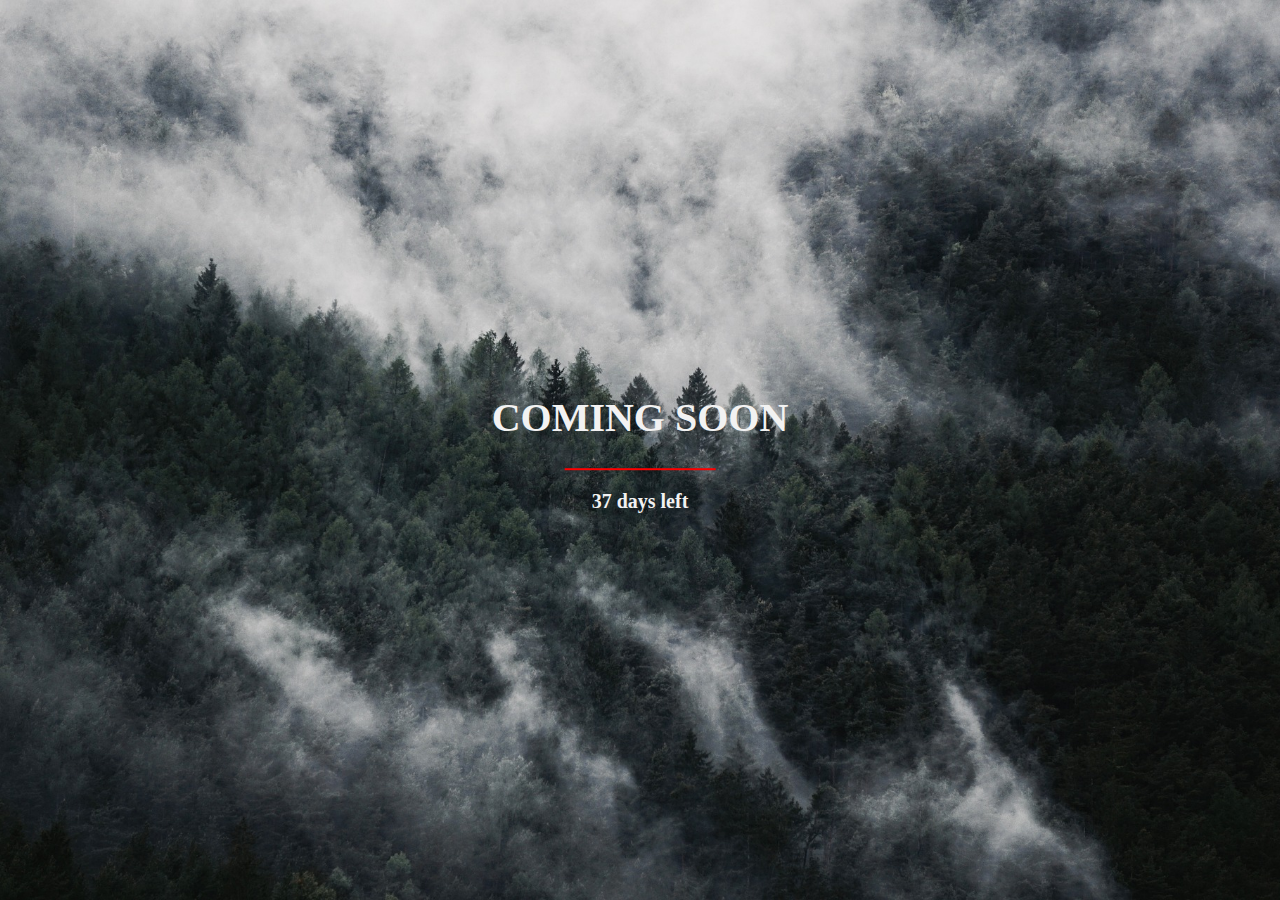
<file: index.html>
<!DOCTYPE html>
<html>
    <style>
        body,
        html {
            height: 100%;
            margin: 0;
        }

        .bgimg {
            background-image: url("bg.jpg");
            height: 100%;
            background-position: center;
            background-size: cover;
            position: relative;
            color: #f2f2f2;
            font-size: 20px;
        }

        .middle {
            position: absolute;
            top: 50%;
            left: 50%;
            transform: translate(-50%, -50%);
            text-align: center;
            font-family: Verdana;
        }

        hr {
            margin: auto;
            width: 50%;
            border: 1px solid #ff0000;
        }
    </style>
    <body>
        <div class="bgimg">
            <div class="middle">
                <h1>COMING SOON</h1>
                <hr />
                <p><b>37 days left</b></p>
            </div>
        </div>
    </body>
</html>
</file>
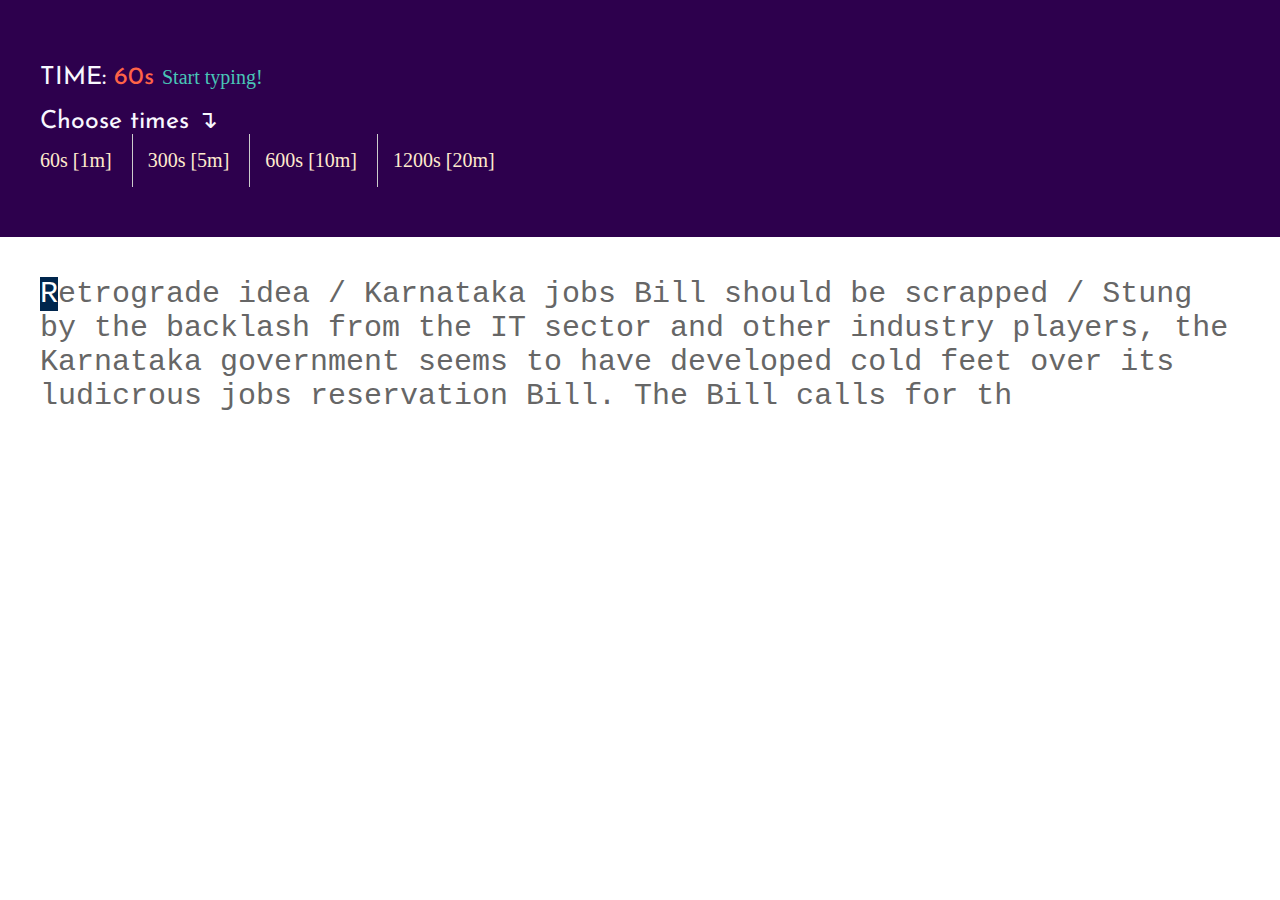
<file: typing/index.html>
<!DOCTYPE html>
<html lang="en">
    <head>
        <meta charset="UTF-8" />
        <meta content="width=device-width, initial-scale=1, maximum-scale=1, user-scalable=0" name="viewport" />
        <title>Typing Test - 60s [1m]</title>
        <link rel="icon" type="image/png" href="fav.png" />
        <meta name="theme-color" content="#2d004d" />
        <style>
            .h_contents {
                background: #2d004d;
            }
        </style>
        <link rel="stylesheet" href="style.css" />
        <script src="text.json"></script>
    </head>
    <body spellcheck="false">
        <main class="typingtest">
            <header class="h_contents">
                <ul class="result-details">
                    <div id="finishdiv">
                        <li>
                            <p>WPM: <span id="words">0</span></p>
                        </li>
                        <li>
                            <p>CORRECT: <span id="characters">0</span></p>
                        </li>
                        <li>
                            <p>MISTAKES: <span id="errors">0</span></p>
                        </li>
                    </div>
                    <div id="startdiv">
                        <li>
                            <p>TIME: <span id="time">60s </span><span id="timefooter">Start typing!</span></p>
                        </li>
                    </div>
                </ul>
                <ul>
                    Choose times ↴
                </ul>
                <ul id="f_size" class="result-details">
                    <li><a href="index.html">60s [1m]</a></li>
                    <li><a href="five.html">300s [5m]</a></li>
                    <li><a href="ten.html">600s [10m]</a></li>
                    <li><a href="twenty.html">1200s [20m]</a></li>
                </ul>
            </header>
            <section>
                <audio id="correct-sound" src="correct.mp3"></audio>
                <audio id="wrong-sound" src="wrong.mp3"></audio>
                <div style="position: relative;">
                    <div id="btext" style="color: transparent;"></div>
                    <div id="ctext" onblur="unfocus()" onkeyup="ku(event)" style="outline: 0; color: transparent;" contenteditable="true"></div>
                    <div id="dtext"></div>
                    <div id="atext" style="background-color: white; color: #666;"></div>
                </div>
            </section>
        </main>
        <script src="script.js"></script>
    </body>
</html>
</file>
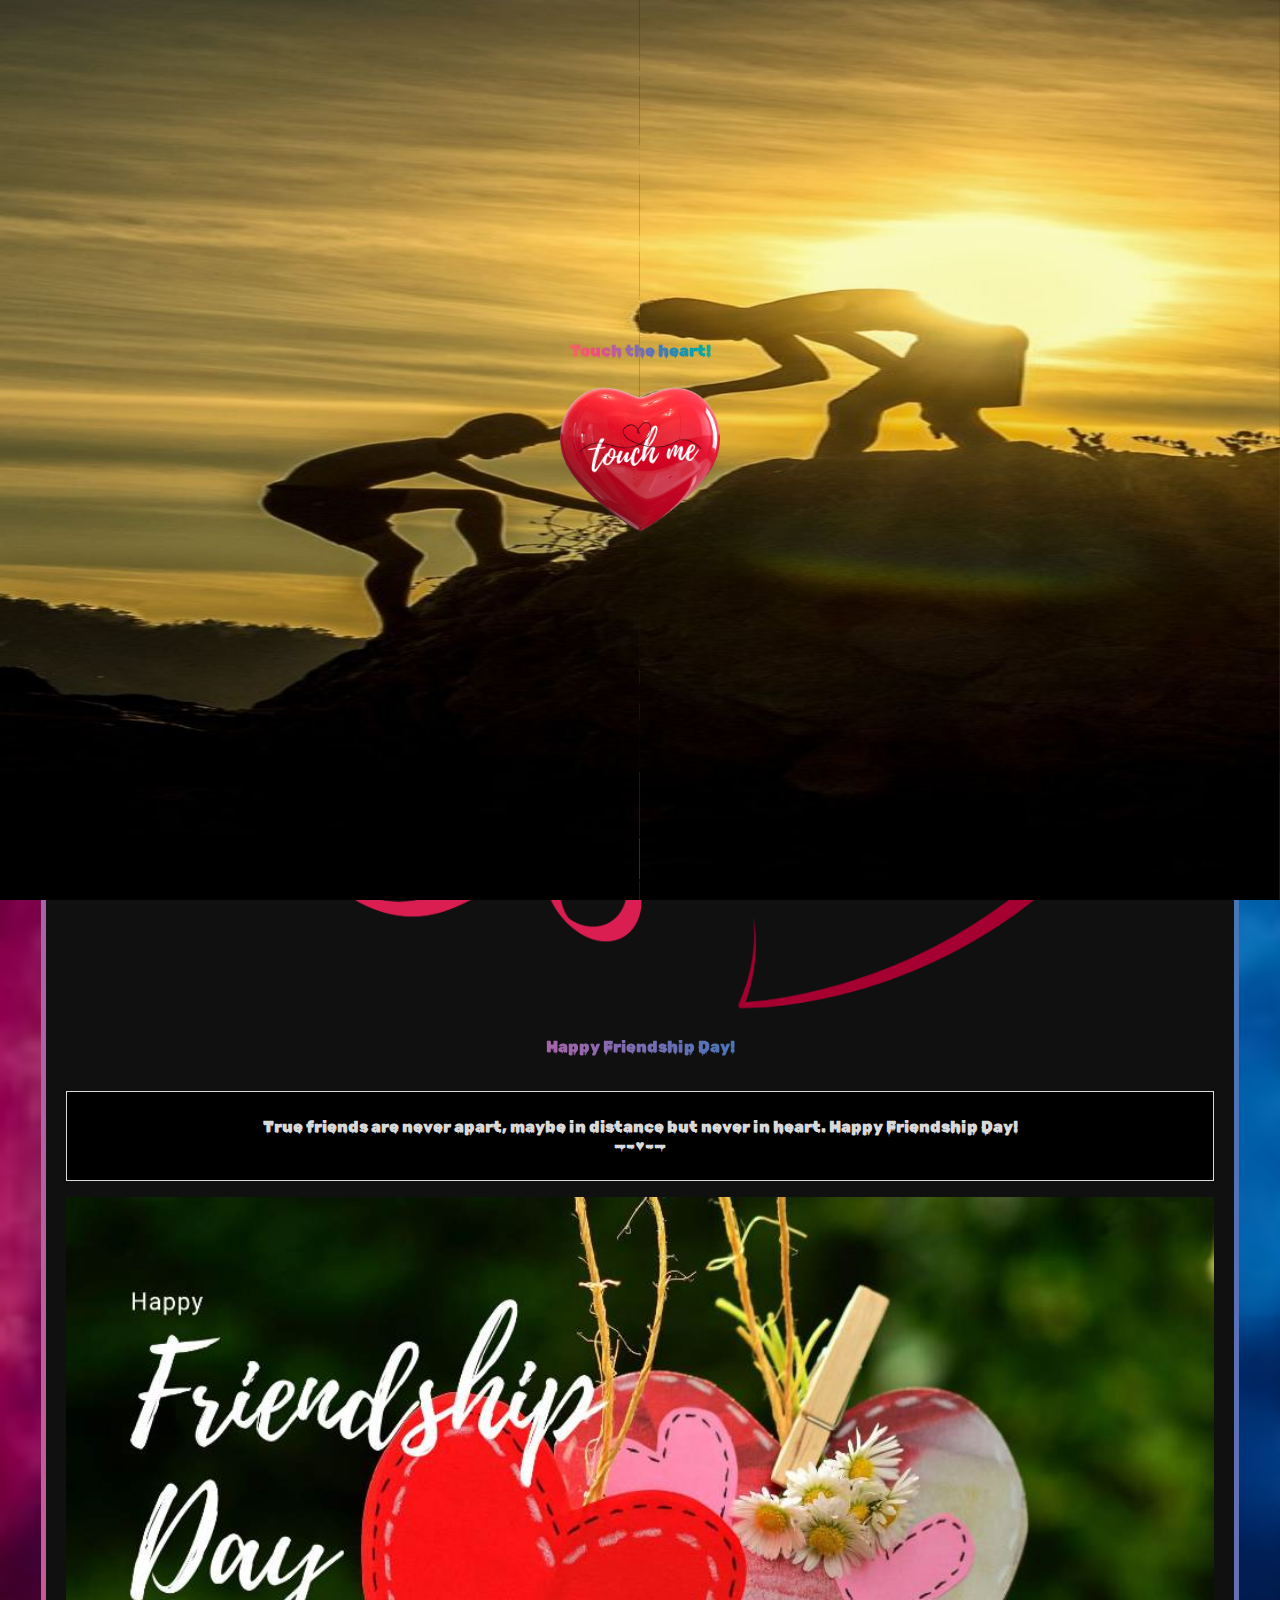
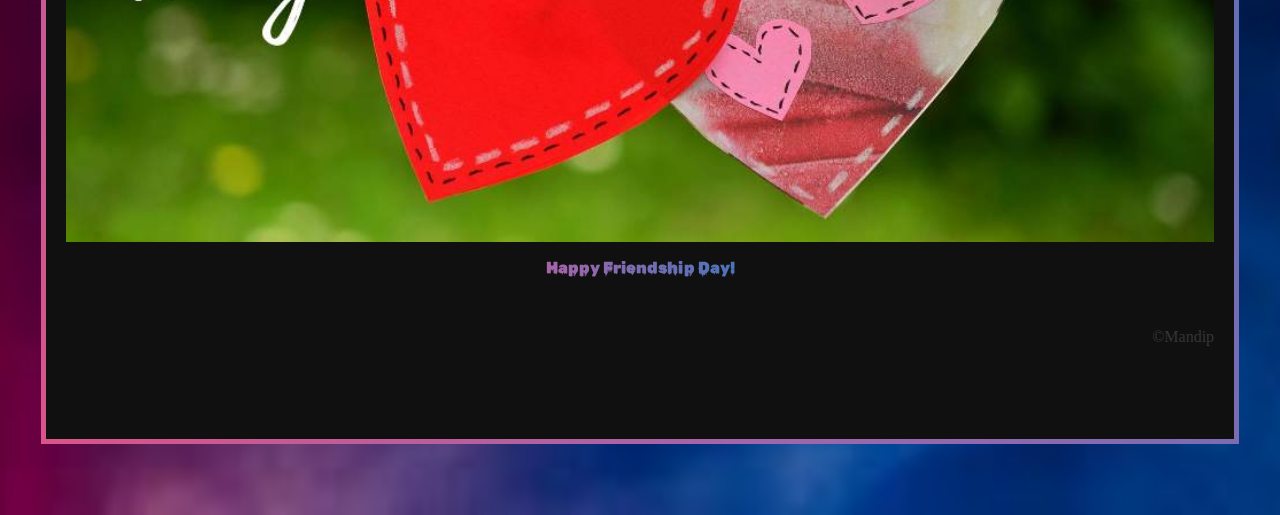
<file: wish/index.html>
<html>
    <head>
        <meta content="width=device-width, initial-scale=1, maximum-scale=1, user-scalable=0" name="viewport" />
        <link rel="icon" type="image/png" href="fav.png" />
        <style>
            @import url("https://fonts.googleapis.com/css2?family=Rubik+Glitch&family=Rubik+Wet+Paint&display=swap");
            body {
                font-family: "Rubik Wet Paint", cursive;
                background-image: url("img4.jpg");
                background-position: center;
                background-repeat: no-repeat;
                background-size: cover;
            }

            * {
                box-sizing: border-box;
            }

            .leftcurtain {
                width: 50%;
                height: 100%;
                top: 0px;
                left: 0px;
                position: fixed;
                z-index: 1;
            }

            .rightcurtain {
                width: 50%;
                height: 100%;
                right: 0px;
                top: 0px;
                position: fixed;
                z-index: 2;
            }

            .rightcurtain img,
            .leftcurtain img {
                width: 100%;
                height: 100%;
            }

            .rope {
                position: fixed;
                left: 50%;
                top: 50%;
                transform: translate(-50%, -50%);
                text-decoration: none;
                z-index: 2;
                text-align: center;
                cursor: pointer;
            }

            @keyframes zoom_inout {
                0% {
                    transform: scale(1, 1);
                }
                50% {
                    transform: scale(1.1, 1.1);
                }
                100% {
                    transform: scale(1, 1);
                }
            }

            .zoomInout {
                animation: zoom_inout 1s infinite;
            }

            .mainContainer {
                --borderWidth: 5px;
                background: #101010;
                position: relative;
                width: 94%;
                min-height: 700px;
                margin: 6% auto;
                text-align: center;
                padding: 20px;
            }

            .mainContainer:after {
                content: "";
                position: absolute;
                top: calc(-1 * var(--borderWidth));
                left: calc(-1 * var(--borderWidth));
                height: calc(100% + var(--borderWidth) * 2);
                width: calc(100% + var(--borderWidth) * 2);
                background: linear-gradient(60deg, #f79533, #f37055, #ef4e7b, #a166ab, #5073b8, #1098ad, #07b39b, #6fba82);
                z-index: -1;
                animation: animatedgradient 1s ease alternate infinite;
                background-size: 300% 300%;
            }

            @keyframes animatedgradient {
                0% {
                    background-position: 0% 50%;
                }
                50% {
                    background-position: 100% 50%;
                }
                100% {
                    background-position: 0% 50%;
                }
            }

            #show-name {
                font-size: 40px;
                background: linear-gradient(60deg, #d66149, #dd8400, #406fce, #000);
                -webkit-background-clip: text;
                color: transparent;
                animation: animatedgradient 1s ease alternate infinite;
                background-size: 300% 300%;
            }

            #fromMessage {
                background: linear-gradient(60deg, #f79533, #f37055, #ef4e7b, #a166ab, #5073b8, #1098ad, #07b39b, #6fba82);
                -webkit-background-clip: text;
                color: transparent;
                animation: animatedgradient 1s ease alternate infinite;
                background-size: 200% 200%;
                font-size: 30px;
            }

            #demo {
                color: #d9d9d9;
                font-family: "Rubik Glitch", cursive;
            }

            .texts {
                background-color: #000;
                padding: 25px;
                color: #d9d9d9;
                border: 1px solid #d9d9d9;
            }

            .text-gradient {
                background: linear-gradient(60deg, #f79533, #f37055, #ef4e7b, #a166ab, #5073b8, #1098ad, #07b39b, #6fba82);
                -webkit-background-clip: text;
                color: transparent;
            }
            .text-right {
                font-family: times;
                text-align: right;
                color: #353535;
            }
            .fixed {
                position: fixed;
                left: 0;
                bottom: 0;
                width: 100%;
                background: linear-gradient(60deg, #f79533, #f37055, #ef4e7b, #a166ab, #5073b8, #1098ad, #07b39b, #6fba82);
                animation: animatedgradient 1s ease alternate infinite;
                background-size: 300% 300%;
            }

            #formBox {
                margin: 5% 5% 0%;
                width: 90%;
            }

            #nameTextBox {
                border: 2.5px solid #292929;
                width: 80%;
                height: 45px;
                background: #f3f3f3;
                padding: 15px;
                outline: none;
                font-family: "Rubik Wet Paint", cursive;
            }

            #goButton {
                width: 20%;
                background: #292929;
                border: 2.5px solid #292929;
                float: right;
                height: 45px;
                color: #f3f3f3;
                font-family: "Rubik Wet Paint", cursive;
                cursor: pointer;
            }

            .footerbtn {
                display: none;
                padding: 13px;
                background: #17d2aa;
                color: #ffffff;
                text-align: center;
                text-decoration: none;
                width: 90%;
                margin: 0% 0% 5% 5%;
            }
        </style>

        <script src="https://ajax.googleapis.com/ajax/libs/jquery/3.3.1/jquery.min.js"></script>
        <script type="text/javascript">
            $(document).ready(function () {
                $curtainopen = false;
                $(".rope").click(function () {
                    if ($curtainopen == false) {
                        $(this).stop().animate(
                            {
                                top: "-1000%",
                            },
                            {
                                duration: 500,
                            }
                        );
                        $(".leftcurtain").stop().animate(
                            {
                                width: "0px",
                            },
                            3000
                        );
                        $(".rightcurtain").stop().animate(
                            {
                                width: "0px",
                            },
                            3000
                        );
                    }
                    return false;
                });
            });
        </script>
        <script>
            function PlaySound() {
                var sound = document.getElementById("audiocracker");
                sound.play();
            }
        </script>
    </head>
    <body>
        <div class="LEFtcurtain"><img src="img2.jpg" /></div>
        <div class="RIGhtcurtain"><img src="img3.jpg" /></div>
        <a class="ROPE" onclick="PlaySound()">
            <div class="text-gradient">Touch the heart!</div>
            <div class="zoomInout"><img src="img1.png" height="auto" width="200px" /></div>
        </a>
        <audio id="audiocracker" src="xyz.mp3" autostart="false"></audio>

        <!--------------Start-------------->
        <div class="mainContainer">
            <p id="show-name">[ Your Name ]</p>
            <p id="fromMessage">Wishing You</p>
            <p id="demo">
                0 Days, 0 Hrs, 0 Min, 0 Sec<br />
                Before
            </p>
            <img src="img5.png" width="100%" height="auto" />
            <div class="text-gradient">
                Happy Friendship Day!
            </div>
            <br />
            <p class="texts">
                True friends are never apart, maybe in distance but never in heart. Happy Friendship Day!<br />
                —–♥–—
            </p>
            <div>
                <img class="mySlides" src="img6.jpg" style="width: 100%;" />
                <img class="mySlides" src="img7.jpg" style="width: 100%;" />
                <img class="mySlides" src="img8.jpg" style="width: 100%;" />
            </div>
            <p class="text-gradient">
                Happy Friendship Day!
            </p>
            <br />
            <p class="text-right">©Mandip</p>
            <br />
            <br />
            <br />
            <div class="fixed">
                <div id="formBox">
                    <input type="text" name="name" id="nameTextBox" placeholder="Enter Your Name" />
                    <button id="goButton" onclick="createGreeting()">Wish</button>
                </div>
                <br />
                <a class="footerbtn" href="javascript:void(0)" onclick="shareActionWA()">Share with your Friends</a>
            </div>
        </div>
        <!--------------End-------------->
    </body>
    <script>
        // Set the date we're counting down to
        var countDownDate = new Date("Aug 07, 2022 00:00:00").getTime();

        // Update the count down every 1 second
        var x = setInterval(function () {
            // Get today's date and time
            var now = new Date().getTime();

            // Find the distance between now and the count down date
            var distance = countDownDate - now;

            // Time calculations for days, hours, minutes and seconds
            var days = Math.floor(distance / (1000 * 60 * 60 * 24));
            var hours = Math.floor((distance % (1000 * 60 * 60 * 24)) / (1000 * 60 * 60));
            var minutes = Math.floor((distance % (1000 * 60 * 60)) / (1000 * 60));
            var seconds = Math.floor((distance % (1000 * 60)) / 1000);

            // Output the result in an element with id="demo"
            document.getElementById("demo").innerHTML =
                days + "<font color='red'> Day,</font> " + hours + "<font color='red'>  Hrs,</font> " + minutes + "<font color='red'> Min,</font> " + seconds + "<font color='red'> Sec <br></font> Before ";

            // If the count down is over, write some text
            if (distance < 0) {
                clearInterval(x);
                document.getElementById("demo").innerHTML = "";
            }
        }, 1000);
    </script>
    <script>
        var myIndex = 0;
        carousel();

        function carousel() {
            var i;
            var x = document.getElementsByClassName("mySlides");
            for (i = 0; i < x.length; i++) {
                x[i].style.display = "none";
            }
            myIndex++;
            if (myIndex > x.length) {
                myIndex = 1;
            }
            x[myIndex - 1].style.display = "block";
            setTimeout(carousel, 1000); // Change image every 1 seconds
        }
    </script>
    <script>
        var jqs = function (sParam) {
            var sPageURL = window.location.search.substring(1);
            var sURLVariables = sPageURL.split("&");
            for (var i = 0; i < sURLVariables.length; i++) {
                var sParameterName = sURLVariables[i].split("=");
                if (sParameterName[0] === sParam) {
                    return sParameterName[1];
                }
            }
        };
        window.jqs = jqs;
        var name = decodeURI(jqs("n"));
        if (typeof jqs("n") === "undefined") {
            name = "";
        }
        var checkName = function () {
            if (name.length !== 0) {
                name = name.replace(/-/g, " ");
                document.querySelector("#show-name").innerHTML = name;
                document.querySelector("#fromMessage").innerHTML = "Wishing You";
            } else {
            }
        };

        checkName();

        var createGreeting = function () {
            sname = document.querySelector("#nameTextBox").value;
            if (sname.trim() != "") {
                document.querySelector("#formBox").style.display = "none";
                document.querySelector(".footerbtn").style.display = "block";
                document.querySelector("#show-name").innerHTML = sname;
                document.querySelector("#fromMessage").innerHTML = "Wishing You";
                window.scrollTo(0, 0);
            } else {
                document.getElementById("nameTextBox").focus();
            }
        };

        var shareActionWA = function () {
            var shareString = "";
            var whatsappHref;
            shareString += "*" + sname + "*";
            shareString += "%0ASend a special message for you, click on the below link%0A";
            shareString += (window.location.href.split("?")[0] + "?n=" + sname).replace(/ /g, "-");
            whatsappHref = "whatsapp://send?text=" + shareString;
            window.location.href = whatsappHref;
        };
    </script>
</html>
</file>
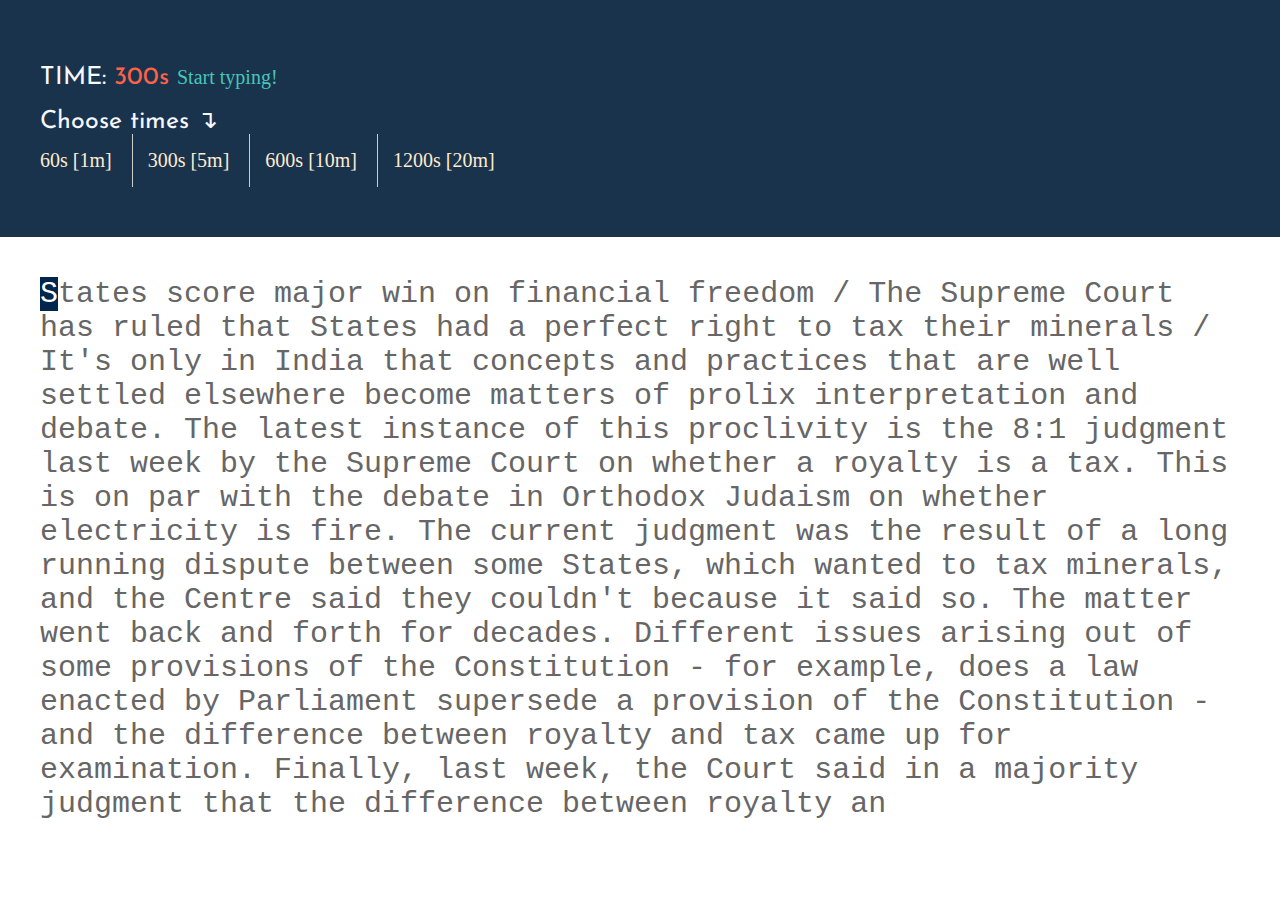
<file: typing/five.html>
<!DOCTYPE html>
<html lang="en">
    <head>
        <meta charset="UTF-8" />
        <meta content="width=device-width, initial-scale=1, maximum-scale=1, user-scalable=0" name="viewport" />
        <title>Typing Test - 300s [5m]</title>
        <link rel="icon" type="image/png" href="fav.png" />
        <meta name="theme-color" content="#19334d" />
        <style>
            .h_contents {
                background: #19334d;
            }
        </style>
        <link rel="stylesheet" href="style.css" />
        <script src="text.json"></script>
    </head>
    <body spellcheck="false">
        <main class="typingtest">
            <header class="h_contents">
                <ul class="result-details">
                    <div id="finishdiv">
                        <li>
                            <p>WPM: <span id="words">0</span></p>
                        </li>
                        <li>
                            <p>CORRECT: <span id="characters">0</span></p>
                        </li>
                        <li>
                            <p>MISTAKES: <span id="errors">0</span></p>
                        </li>
                    </div>
                    <div id="startdiv">
                        <li>
                            <p>TIME: <span id="time">300s </span><span id="timefooter">Start typing!</span></p>
                        </li>
                    </div>
                </ul>
                <ul>
                    Choose times ↴
                </ul>
                <ul id="f_size" class="result-details">
                    <li><a href="index.html">60s [1m]</a></li>
                    <li><a href="five.html">300s [5m]</a></li>
                    <li><a href="ten.html">600s [10m]</a></li>
                    <li><a href="twenty.html">1200s [20m]</a></li>
                </ul>
            </header>
            <section>
                <audio id="correct-sound" src="correct.mp3"></audio>
                <audio id="wrong-sound" src="wrong.mp3"></audio>
                <div style="position: relative;">
                    <div id="btext" style="color: transparent;"></div>
                    <div id="ctext" onblur="unfocus()" onkeyup="ku(event)" style="outline: 0; color: transparent;" contenteditable="true"></div>
                    <div id="dtext"></div>
                    <div id="atext" style="background-color: white; color: #666;"></div>
                </div>
            </section>
        </main>
        <script src="five.js"></script>
    </body>
</html>
</file>
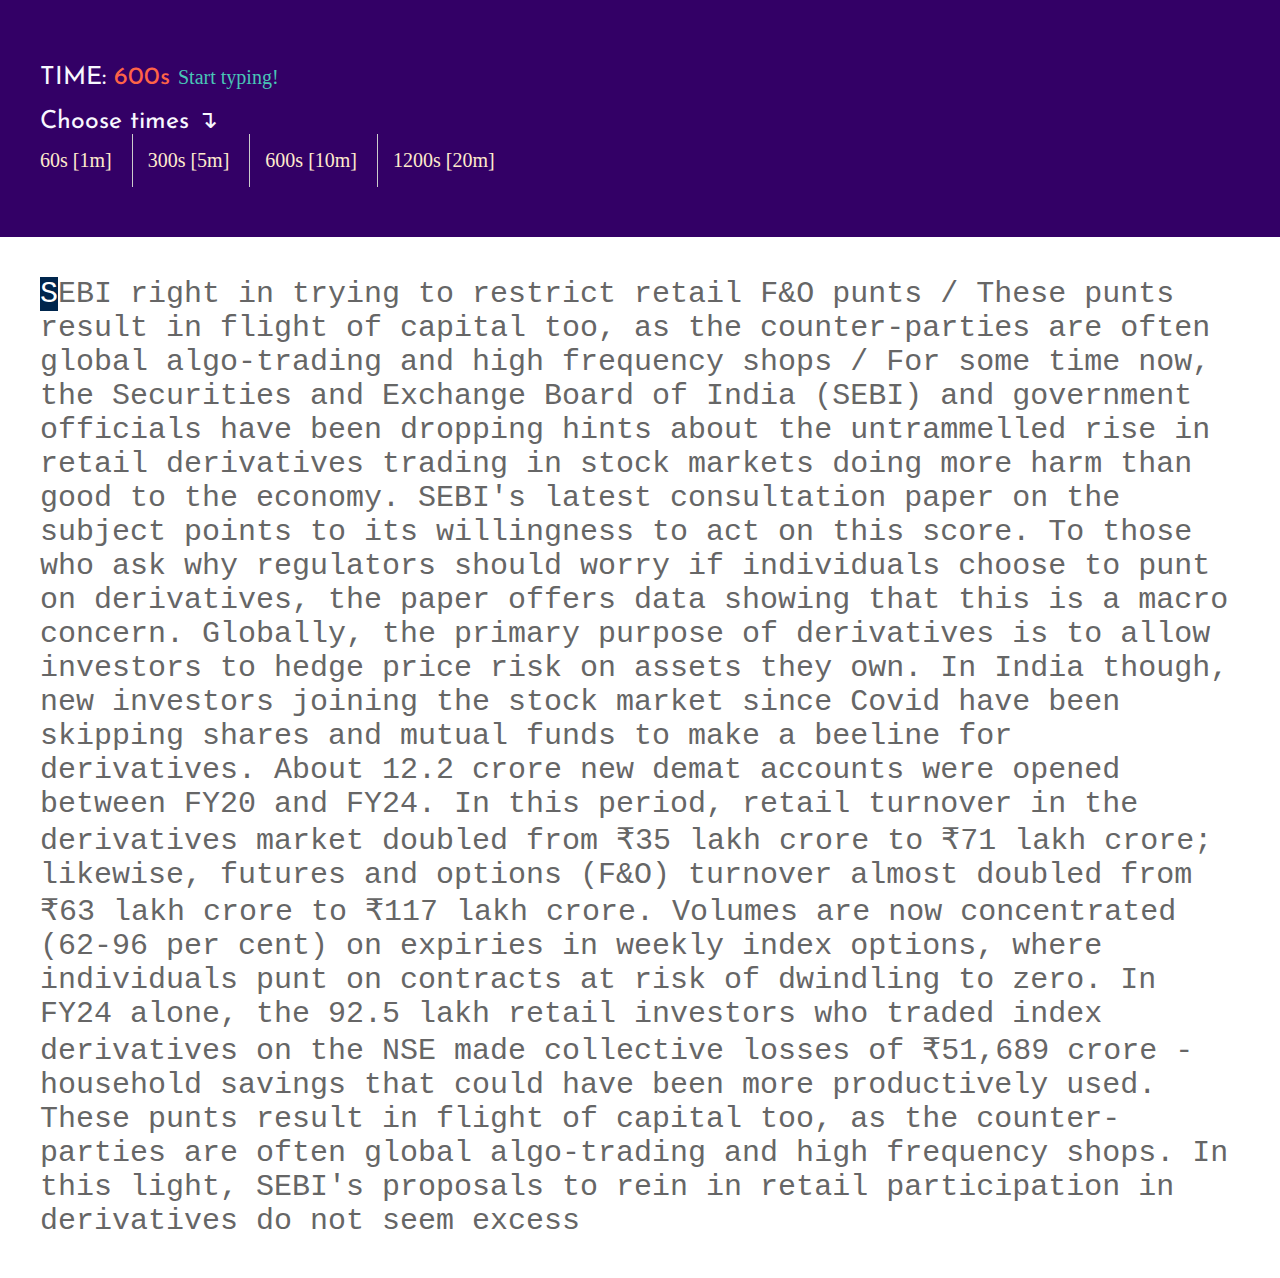
<file: typing/ten.html>
<!DOCTYPE html>
<html lang="en">
    <head>
        <meta charset="UTF-8" />
        <meta content="width=device-width, initial-scale=1, maximum-scale=1, user-scalable=0" name="viewport" />
        <title>Typing Test - 600s [10m]</title>
        <link rel="icon" type="image/png" href="fav.png" />
        <meta name="theme-color" content="#330066" />
        <style>
            .h_contents {
                background: #330066;
            }
        </style>
        <link rel="stylesheet" href="style.css" />
        <script src="text.json"></script>
    </head>
    <body spellcheck="false">
        <main class="typingtest">
            <header class="h_contents">
                <ul class="result-details">
                    <div id="finishdiv">
                        <li>
                            <p>WPM: <span id="words">0</span></p>
                        </li>
                        <li>
                            <p>CORRECT: <span id="characters">0</span></p>
                        </li>
                        <li>
                            <p>MISTAKES: <span id="errors">0</span></p>
                        </li>
                    </div>
                    <div id="startdiv">
                        <li>
                            <p>TIME: <span id="time">600s </span><span id="timefooter">Start typing!</span></p>
                        </li>
                    </div>
                </ul>
                <ul>
                    Choose times ↴
                </ul>
                <ul id="f_size" class="result-details">
                    <li><a href="index.html">60s [1m]</a></li>
                    <li><a href="five.html">300s [5m]</a></li>
                    <li><a href="ten.html">600s [10m]</a></li>
                    <li><a href="twenty.html">1200s [20m]</a></li>
                </ul>
            </header>
            <section>
                <audio id="correct-sound" src="correct.mp3"></audio>
                <audio id="wrong-sound" src="wrong.mp3"></audio>
                <div style="position: relative;">
                    <div id="btext" style="color: transparent;"></div>
                    <div id="ctext" onblur="unfocus()" onkeyup="ku(event)" style="outline: 0; color: transparent;" contenteditable="true"></div>
                    <div id="dtext"></div>
                    <div id="atext" style="background-color: white; color: #666;"></div>
                </div>
            </section>
        </main>
        <script src="ten.js"></script>
    </body>
</html>
</file>
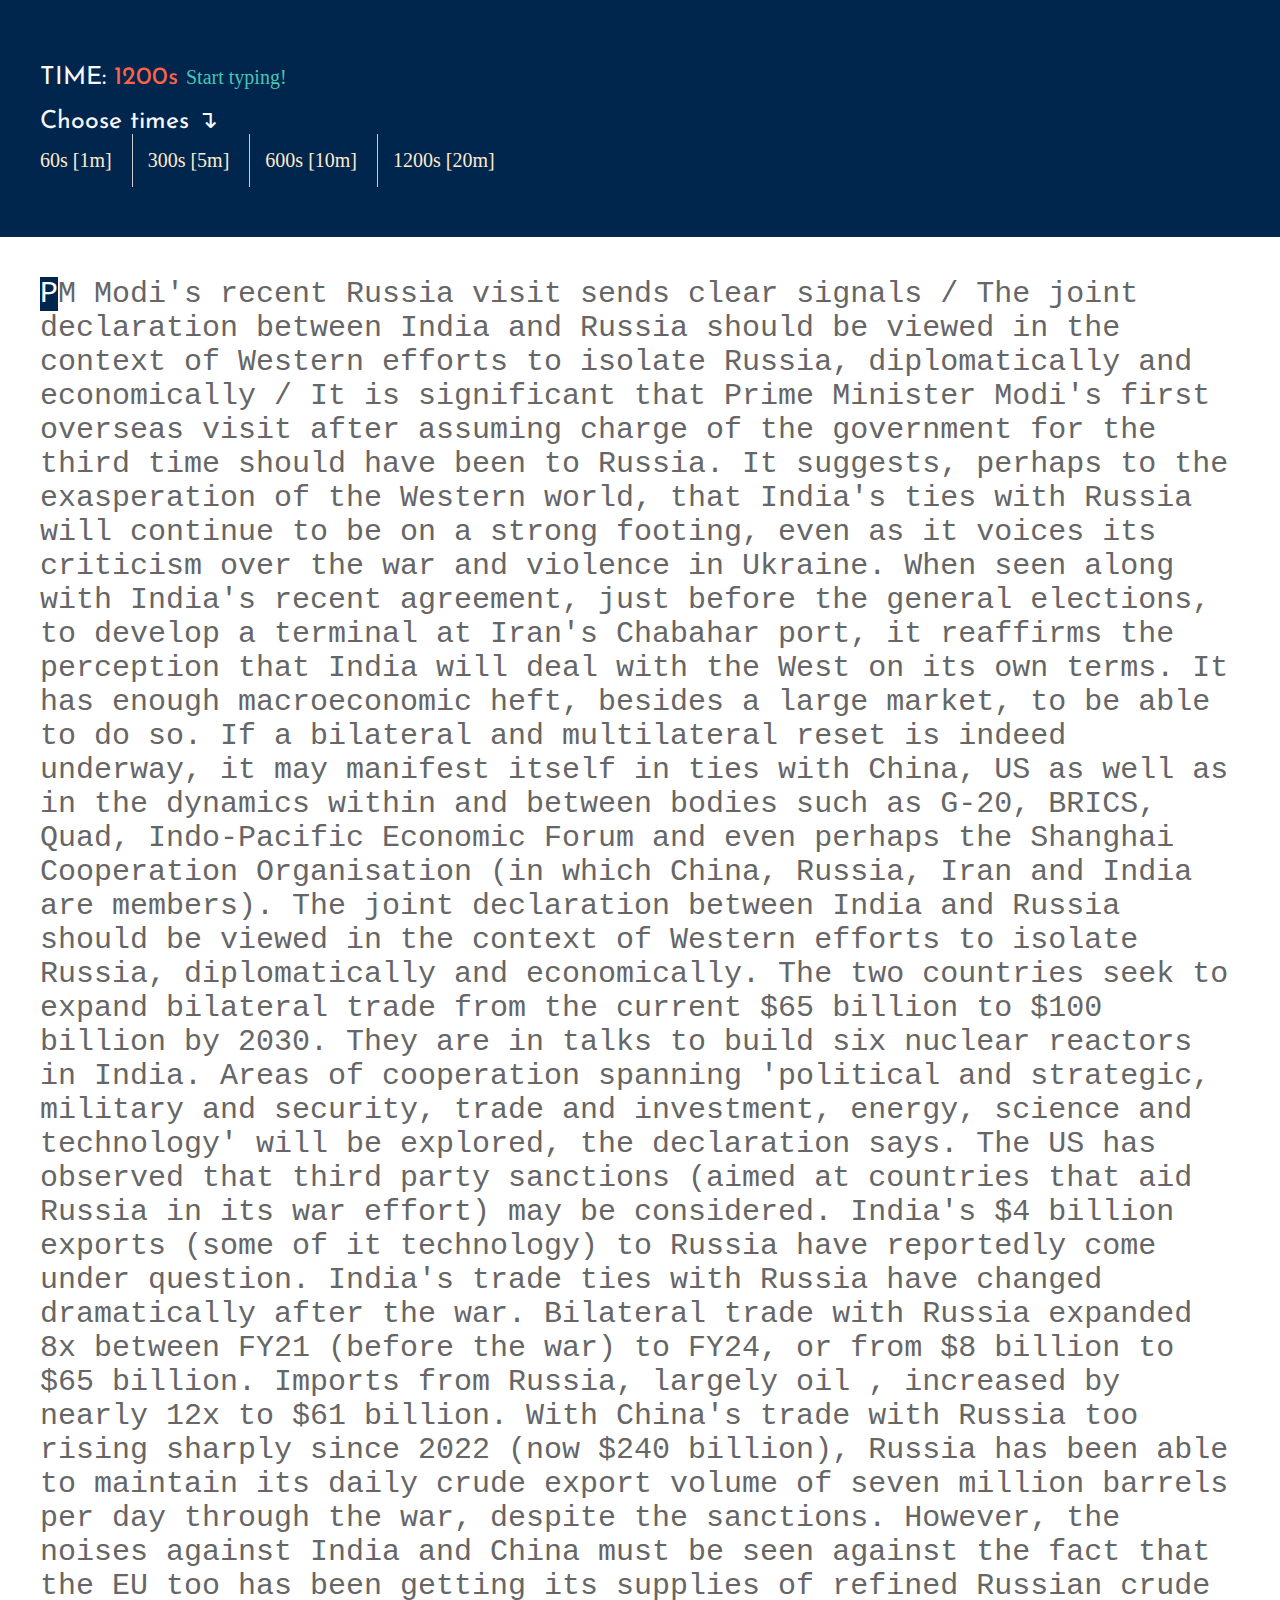
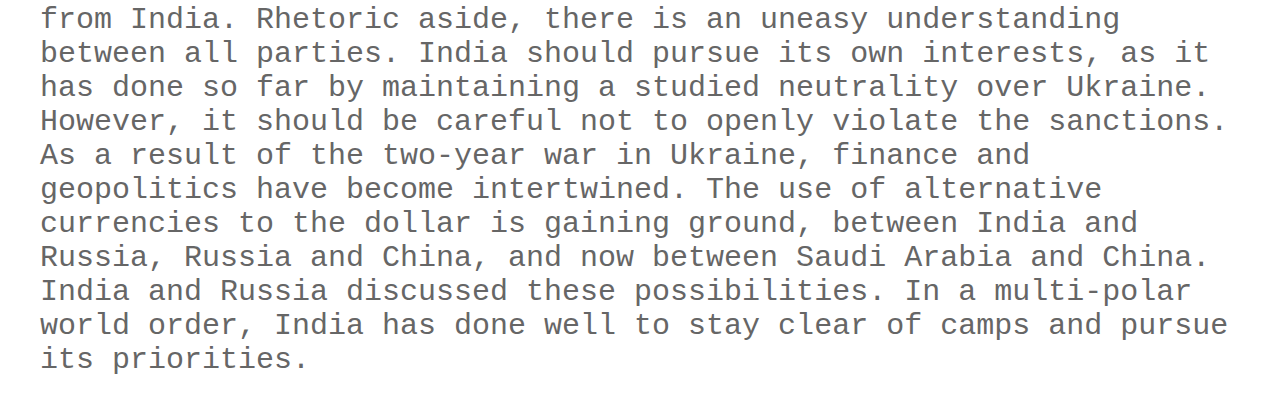
<file: typing/twenty.html>
<!DOCTYPE html>
<html lang="en">
    <head>
        <meta charset="UTF-8" />
        <meta content="width=device-width, initial-scale=1, maximum-scale=1, user-scalable=0" name="viewport" />
        <title>Typing Test - 1200s [20m]</title>
        <link rel="icon" type="image/png" href="fav.png" />
        <meta name="theme-color" content="#00264d" />
        <style>
            .h_contents {
                background: #00264d;
            }
        </style>
        <link rel="stylesheet" href="style.css" />
        <script src="text.json"></script>
    </head>
    <body spellcheck="false">
        <main class="typingtest">
            <header class="h_contents">
                <ul class="result-details">
                    <div id="finishdiv">
                        <li>
                            <p>WPM: <span id="words">0</span></p>
                        </li>
                        <li>
                            <p>CORRECT: <span id="characters">0</span></p>
                        </li>
                        <li>
                            <p>MISTAKES: <span id="errors">0</span></p>
                        </li>
                    </div>
                    <div id="startdiv">
                        <li>
                            <p>TIME: <span id="time">1200s </span><span id="timefooter">Start typing!</span></p>
                        </li>
                    </div>
                </ul>
                <ul>
                    Choose times ↴
                </ul>
                <ul id="f_size" class="result-details">
                    <li><a href="index.html">60s [1m]</a></li>
                    <li><a href="five.html">300s [5m]</a></li>
                    <li><a href="ten.html">600s [10m]</a></li>
                    <li><a href="twenty.html">1200s [20m]</a></li>
                </ul>
            </header>
            <section>
                <audio id="correct-sound" src="correct.mp3"></audio>
                <audio id="wrong-sound" src="wrong.mp3"></audio>
                <div style="position: relative;">
                    <div id="btext" style="color: transparent;"></div>
                    <div id="ctext" onblur="unfocus()" onkeyup="ku(event)" style="outline: 0; color: transparent;" contenteditable="true"></div>
                    <div id="dtext"></div>
                    <div id="atext" style="background-color: white; color: #666;"></div>
                </div>
            </section>
        </main>
        <script src="twenty.js"></script>
    </body>
</html>
</file>
<file: typing/style.css>
@import url("https://fonts.googleapis.com/css2?family=Josefin+Sans:ital,wght@0,100..700;1,100..700&display=swap");
* {
    margin: auto;
    box-sizing: border-box;
}
a {
    text-decoration: none;
    color: #ffebcd;
    position: relative;
}
a:hover {
    color: #49c5b6;
}
a::before {
    content: "";
    position: absolute;
    width: 0;
    height: 2px;
    bottom: -5px;
    left: 0;
    background-color: #49c5b6;
    transition: width 0.3s ease-in-out;
}

a:hover::before {
    width: 100%;
}
.h_contents {
    color: #f8f8ff;
    padding: 50px 0;
    font-size: 25px;
    font-family: "Josefin Sans", sans-serif;
}
#f_size {
    font-size: 20px;
    font-family: Times;
}
.result-details span {
    color: #ff6347;
}
.result-details li {
    display: inline-block;
    border-left: 1px solid #ccc;
    padding: 15px;
}
.result-details li:first-child {
    border-left: none;
    padding-left: 0;
}
.result-details li:last-child {
    padding-right: 0;
}
/* Media query for mobile screens */
@media only screen and (max-width: 500px) {
    .result-details li {
        border-left: none;
        padding-left: 0;
    }
}

::-webkit-scrollbar {
    display: none;
}
::selection {
    color: #fff;
    background: #8080ff;
}
.typingtest .corchar {
    color: #47d1d1;
}
.typingtest .errchar {
    color: white;
    background-color: #f96167;
}
.typingtest #atext,
.typingtest #btext,
.typingtest #ctext,
.typingtest #dtext {
    font-size: 30px;
    padding: 40px;
    width: 100%;
    text-align: left;
    font-family: Courier New;
}
.typingtest #btext,
.typingtest #ctext,
.typingtest #dtext {
    position: absolute;
}
.typingtest #dtext {
    display: none;
}
.typingtest #timefooter {
    animation: fadeInOut 1.5s infinite;
    color: #49c5b6;
    font-family: Times;
    font-size: 20px;
}
@keyframes fadeInOut {
    50% {
        opacity: 1;
    }
    100% {
        opacity: 0;
    }
}
#finishdiv {
    display: none;
}
</file>
